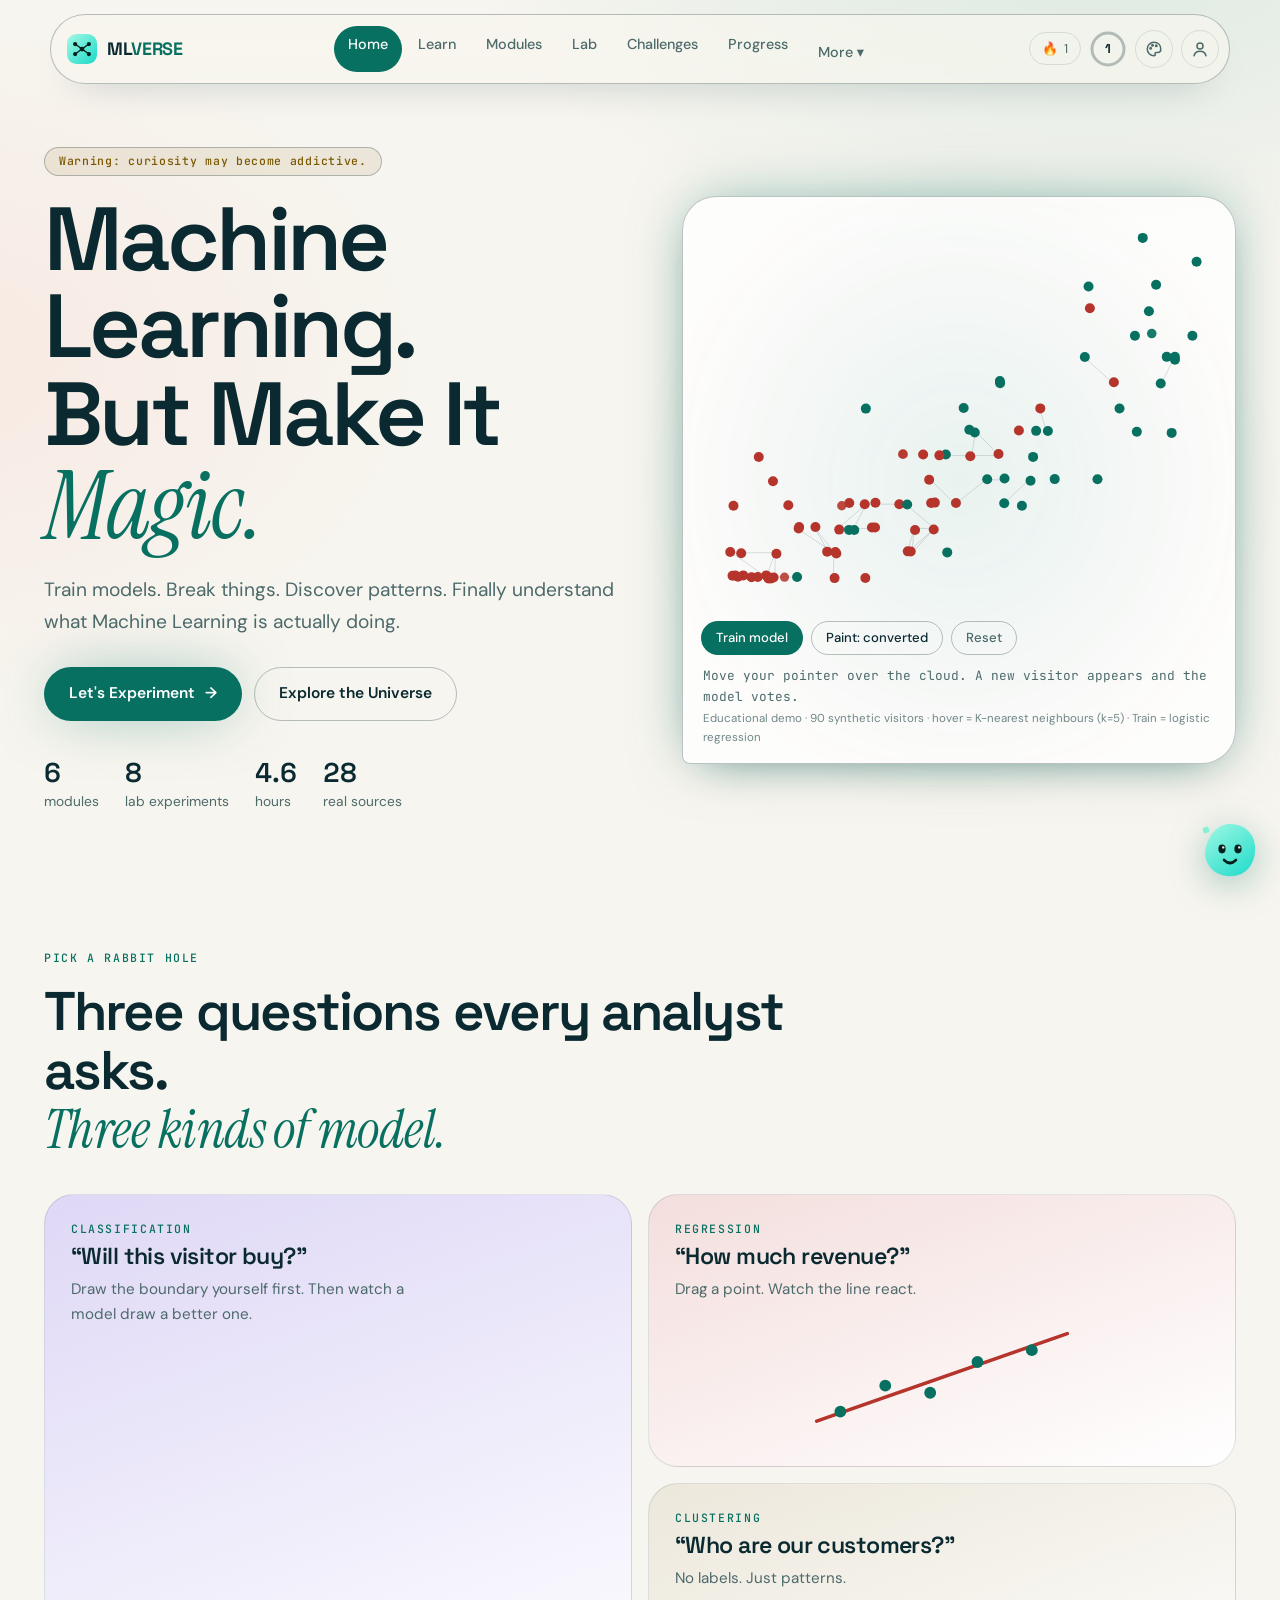
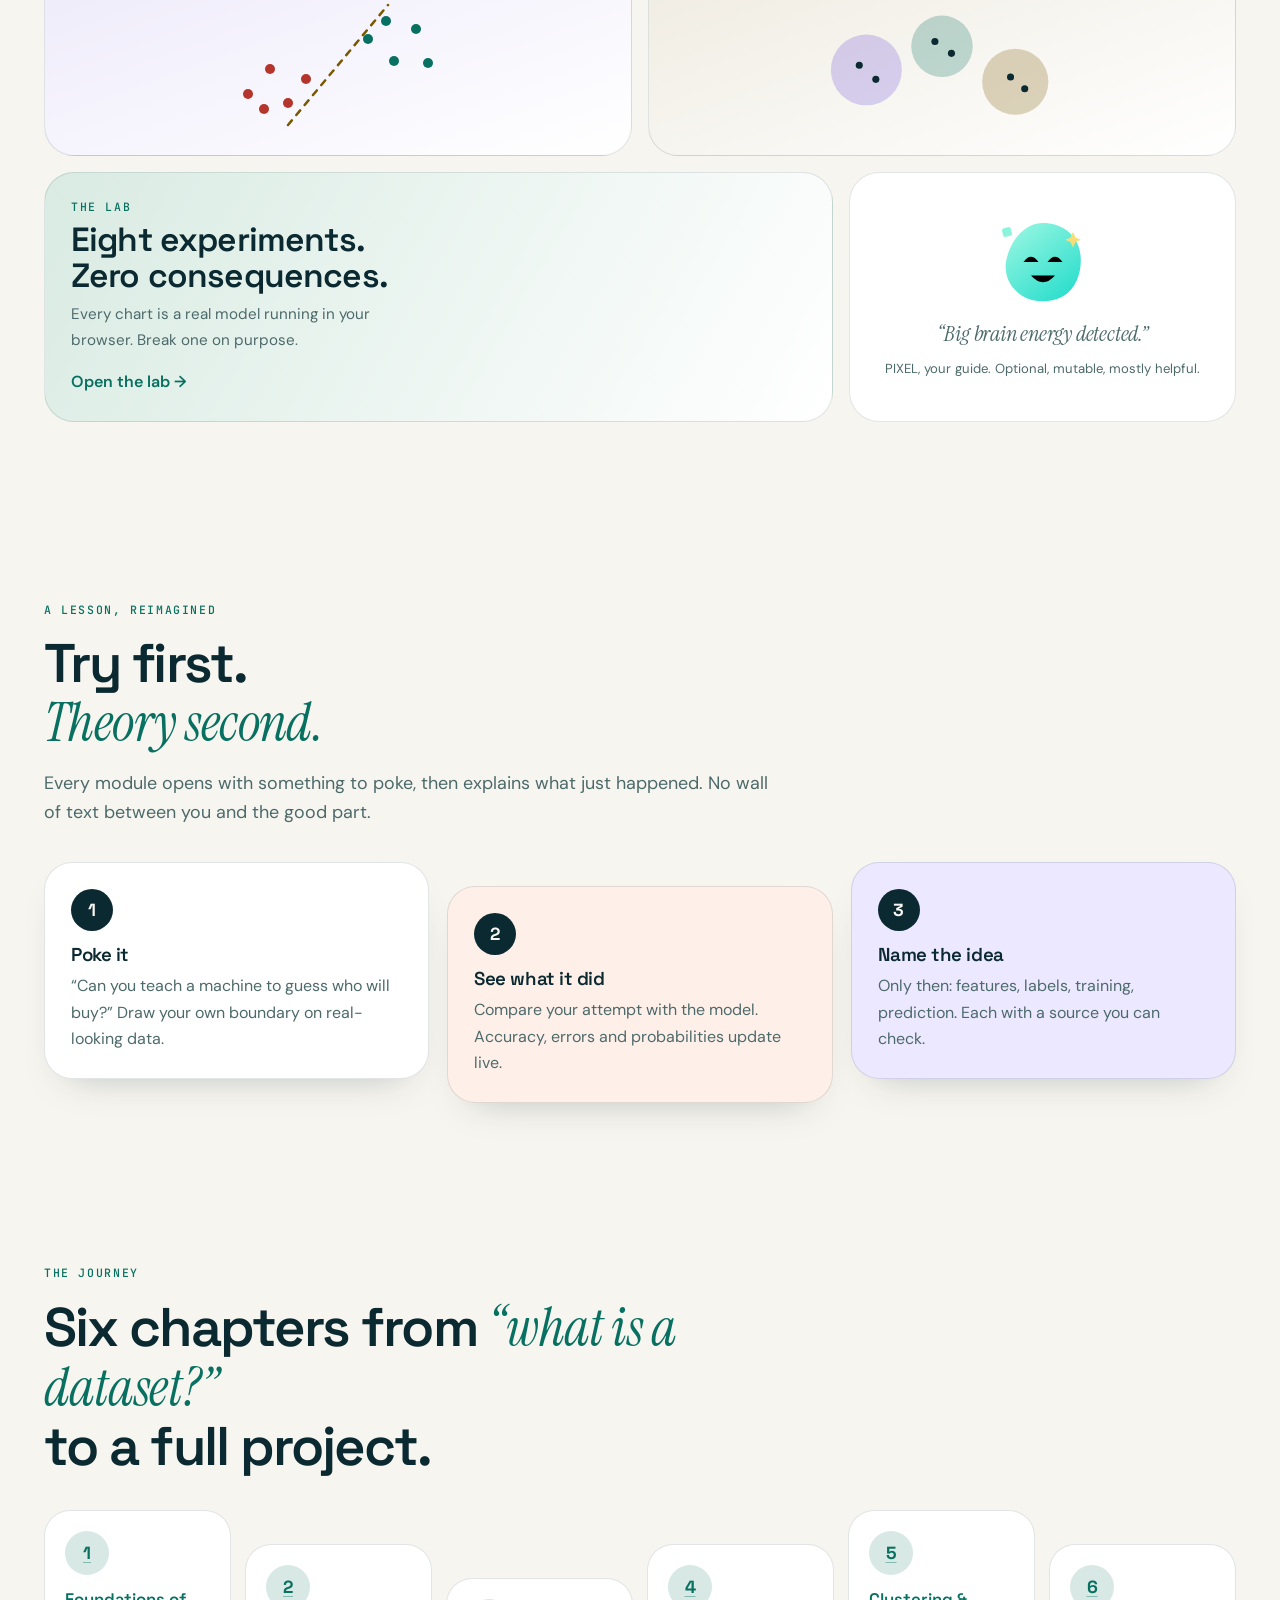
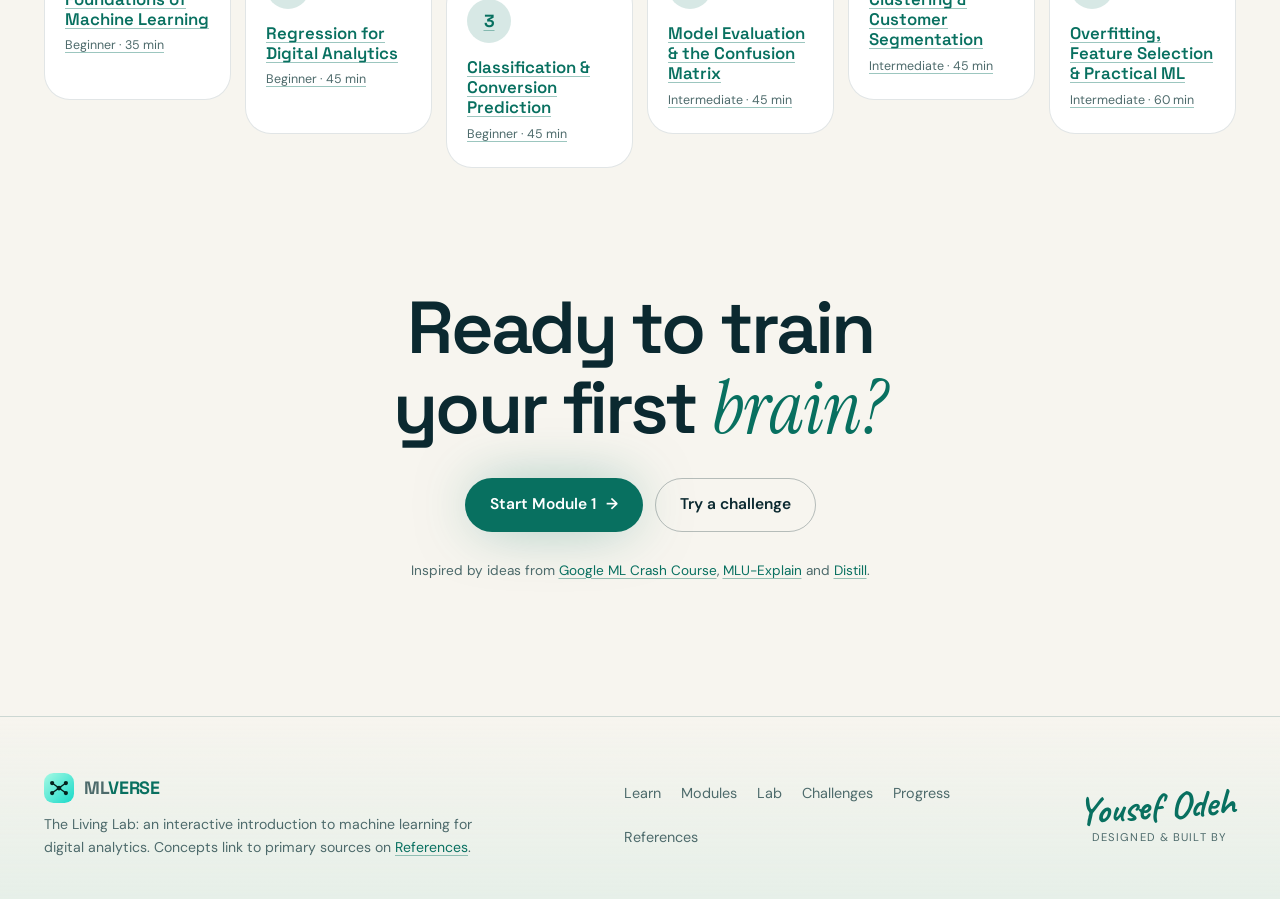
<file: index.html>
<!doctype html>
<html lang="en" dir="ltr" data-theme="midnight">
<head>
<meta charset="utf-8">
<meta name="viewport" content="width=device-width,initial-scale=1">
<title>MLVERSE · Machine Learning, But Make It Magic</title>
<meta name="author" content="Yousef Odeh">
<meta name="description" content="MLVERSE: The Living Lab. Train models, break things and discover patterns with interactive machine learning lessons for digital analytics.">
<meta name="theme-color" content="#071C21">
<script>try{var t=JSON.parse(localStorage.getItem("mlverse:theme"));var m={dark:"midnight",light:"soft"};document.documentElement.dataset.theme=["midnight","soft","forest"].includes(t)?t:m[t]||(matchMedia("(prefers-color-scheme:light)").matches?"soft":"midnight")}catch(e){}</script>
<link rel="preconnect" href="https://fonts.googleapis.com"><link rel="preconnect" href="https://fonts.gstatic.com" crossorigin>
<link href="https://fonts.googleapis.com/css2?family=Caveat:wght@700&family=DM+Sans:ital,opsz,wght@0,9..40,400;0,9..40,500;0,9..40,700&family=Instrument+Serif:ital@1&family=JetBrains+Mono:wght@400;500;600&family=Space+Grotesk:wght@500;600;700&display=swap" rel="stylesheet">
<link rel="icon" href="assets/logo.svg" type="image/svg+xml">
<link rel="stylesheet" href="css/main.css">
</head>
<body>
<main id="main"></main>
<script type="module" src="js/pages/index.js"></script>
</body>
</html>
</file>
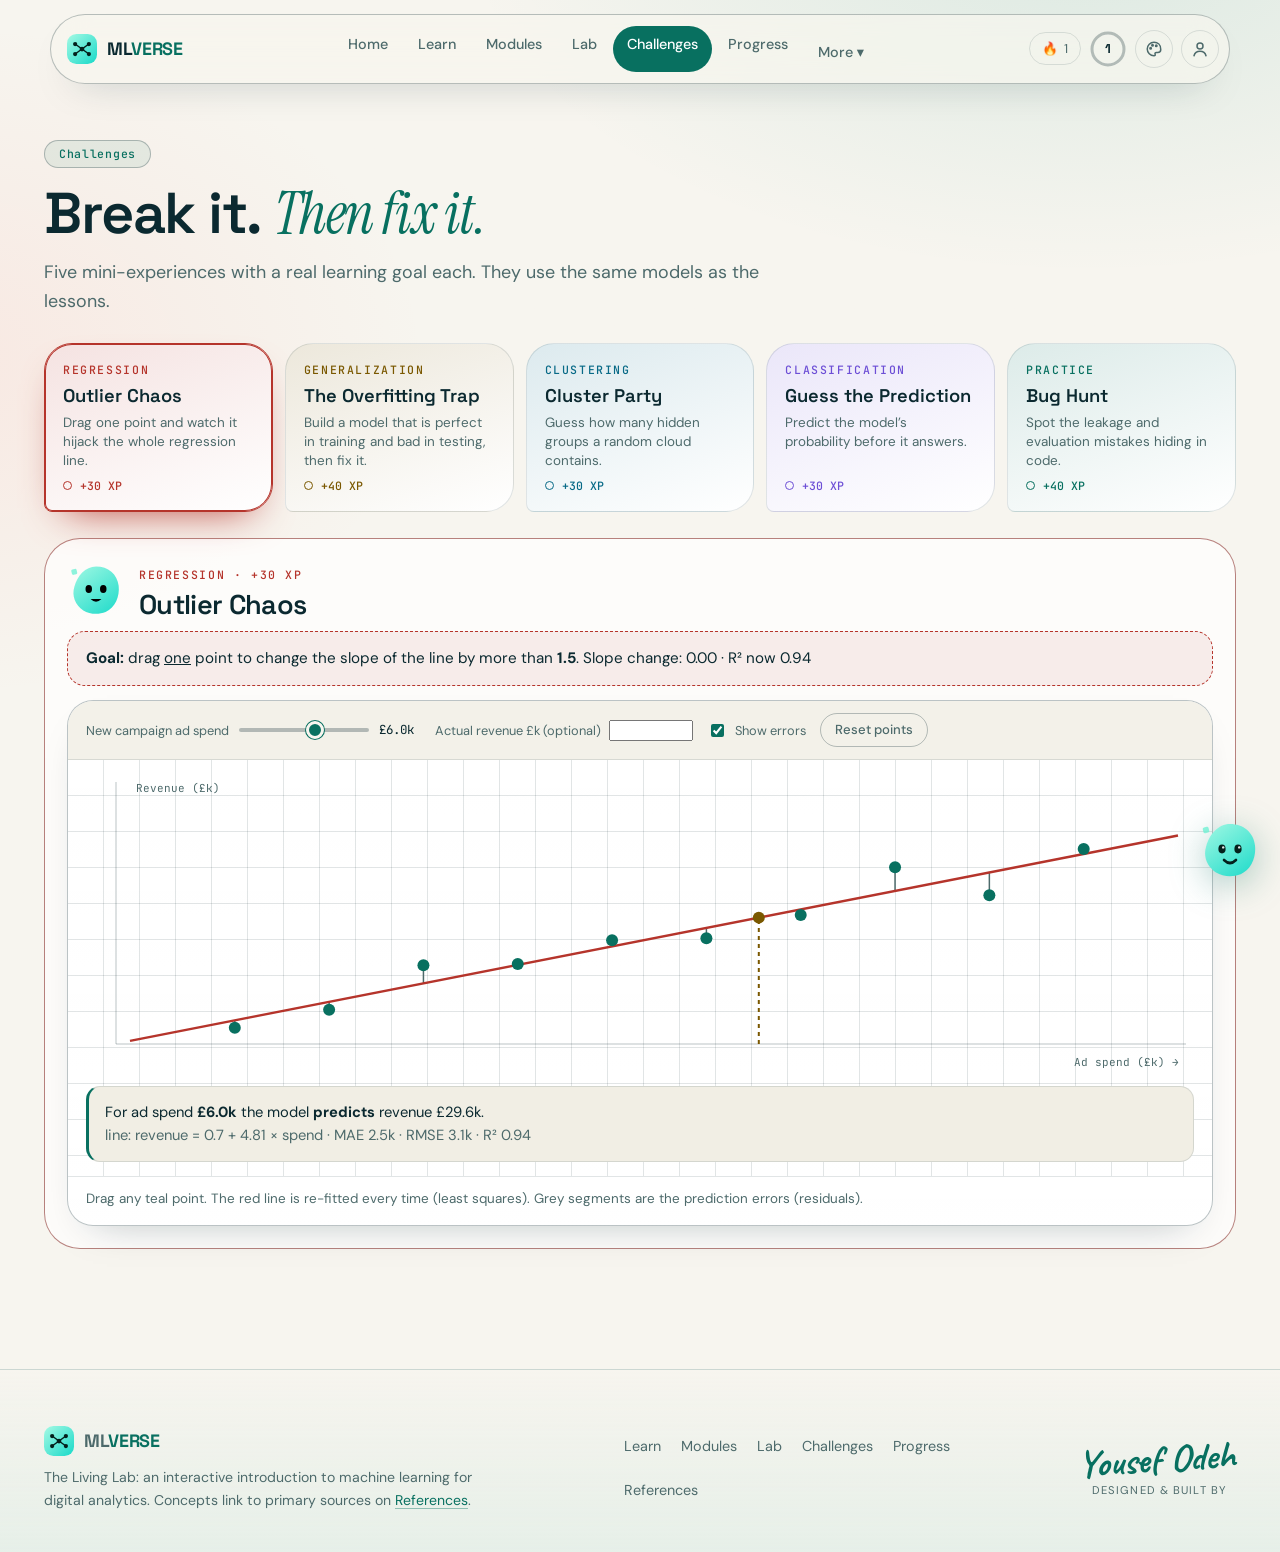
<file: challenges.html>
<!doctype html>
<html lang="en" dir="ltr" data-theme="midnight">
<head>
<meta charset="utf-8">
<meta name="viewport" content="width=device-width,initial-scale=1">
<title>Challenges · MLVERSE</title>
<meta name="author" content="Yousef Odeh">
<meta name="description" content="MLVERSE: The Living Lab. Train models, break things and discover patterns with interactive machine learning lessons for digital analytics.">
<meta name="theme-color" content="#071C21">
<script>try{var t=JSON.parse(localStorage.getItem("mlverse:theme"));var m={dark:"midnight",light:"soft"};document.documentElement.dataset.theme=["midnight","soft","forest"].includes(t)?t:m[t]||(matchMedia("(prefers-color-scheme:light)").matches?"soft":"midnight")}catch(e){}</script>
<link rel="preconnect" href="https://fonts.googleapis.com"><link rel="preconnect" href="https://fonts.gstatic.com" crossorigin>
<link href="https://fonts.googleapis.com/css2?family=Caveat:wght@700&family=DM+Sans:ital,opsz,wght@0,9..40,400;0,9..40,500;0,9..40,700&family=Instrument+Serif:ital@1&family=JetBrains+Mono:wght@400;500;600&family=Space+Grotesk:wght@500;600;700&display=swap" rel="stylesheet">
<link rel="icon" href="assets/logo.svg" type="image/svg+xml">
<link rel="stylesheet" href="css/main.css">
</head>
<body>
<main id="main"></main>
<script type="module" src="js/pages/challenges.js"></script>
</body>
</html>
</file>
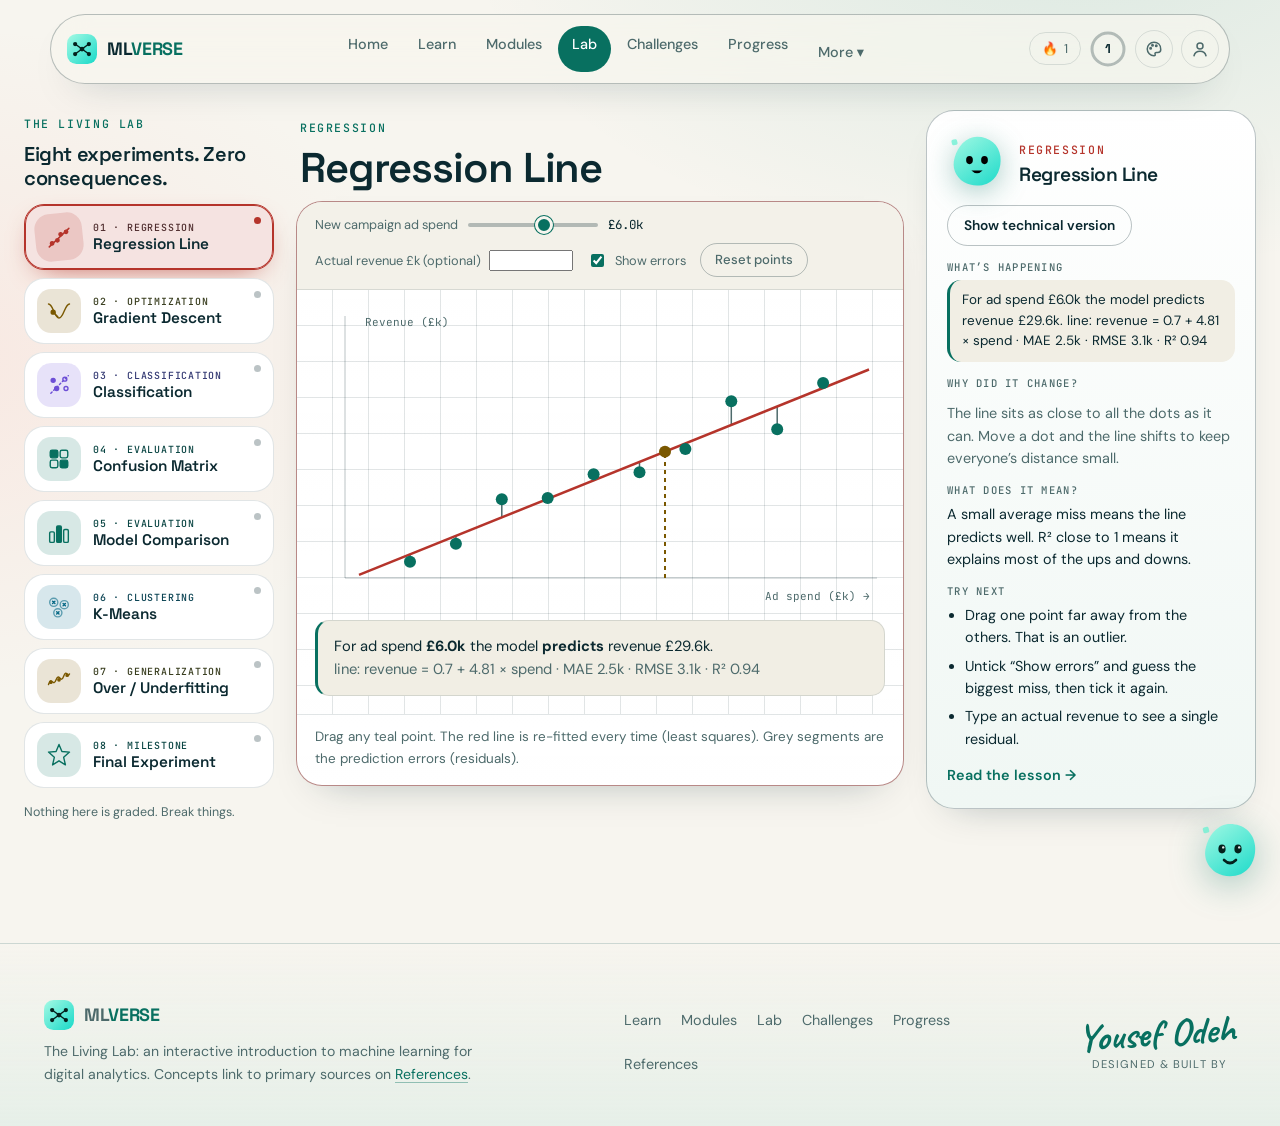
<file: lab.html>
<!doctype html>
<html lang="en" dir="ltr" data-theme="midnight">
<head>
<meta charset="utf-8">
<meta name="viewport" content="width=device-width,initial-scale=1">
<title>The Lab · MLVERSE</title>
<meta name="author" content="Yousef Odeh">
<meta name="description" content="MLVERSE: The Living Lab. Train models, break things and discover patterns with interactive machine learning lessons for digital analytics.">
<meta name="theme-color" content="#071C21">
<script>try{var t=JSON.parse(localStorage.getItem("mlverse:theme"));var m={dark:"midnight",light:"soft"};document.documentElement.dataset.theme=["midnight","soft","forest"].includes(t)?t:m[t]||(matchMedia("(prefers-color-scheme:light)").matches?"soft":"midnight")}catch(e){}</script>
<link rel="preconnect" href="https://fonts.googleapis.com"><link rel="preconnect" href="https://fonts.gstatic.com" crossorigin>
<link href="https://fonts.googleapis.com/css2?family=Caveat:wght@700&family=DM+Sans:ital,opsz,wght@0,9..40,400;0,9..40,500;0,9..40,700&family=Instrument+Serif:ital@1&family=JetBrains+Mono:wght@400;500;600&family=Space+Grotesk:wght@500;600;700&display=swap" rel="stylesheet">
<link rel="icon" href="assets/logo.svg" type="image/svg+xml">
<link rel="stylesheet" href="css/main.css">
</head>
<body>
<main id="main"></main>
<script type="module" src="js/pages/lab.js"></script>
</body>
</html>
</file>
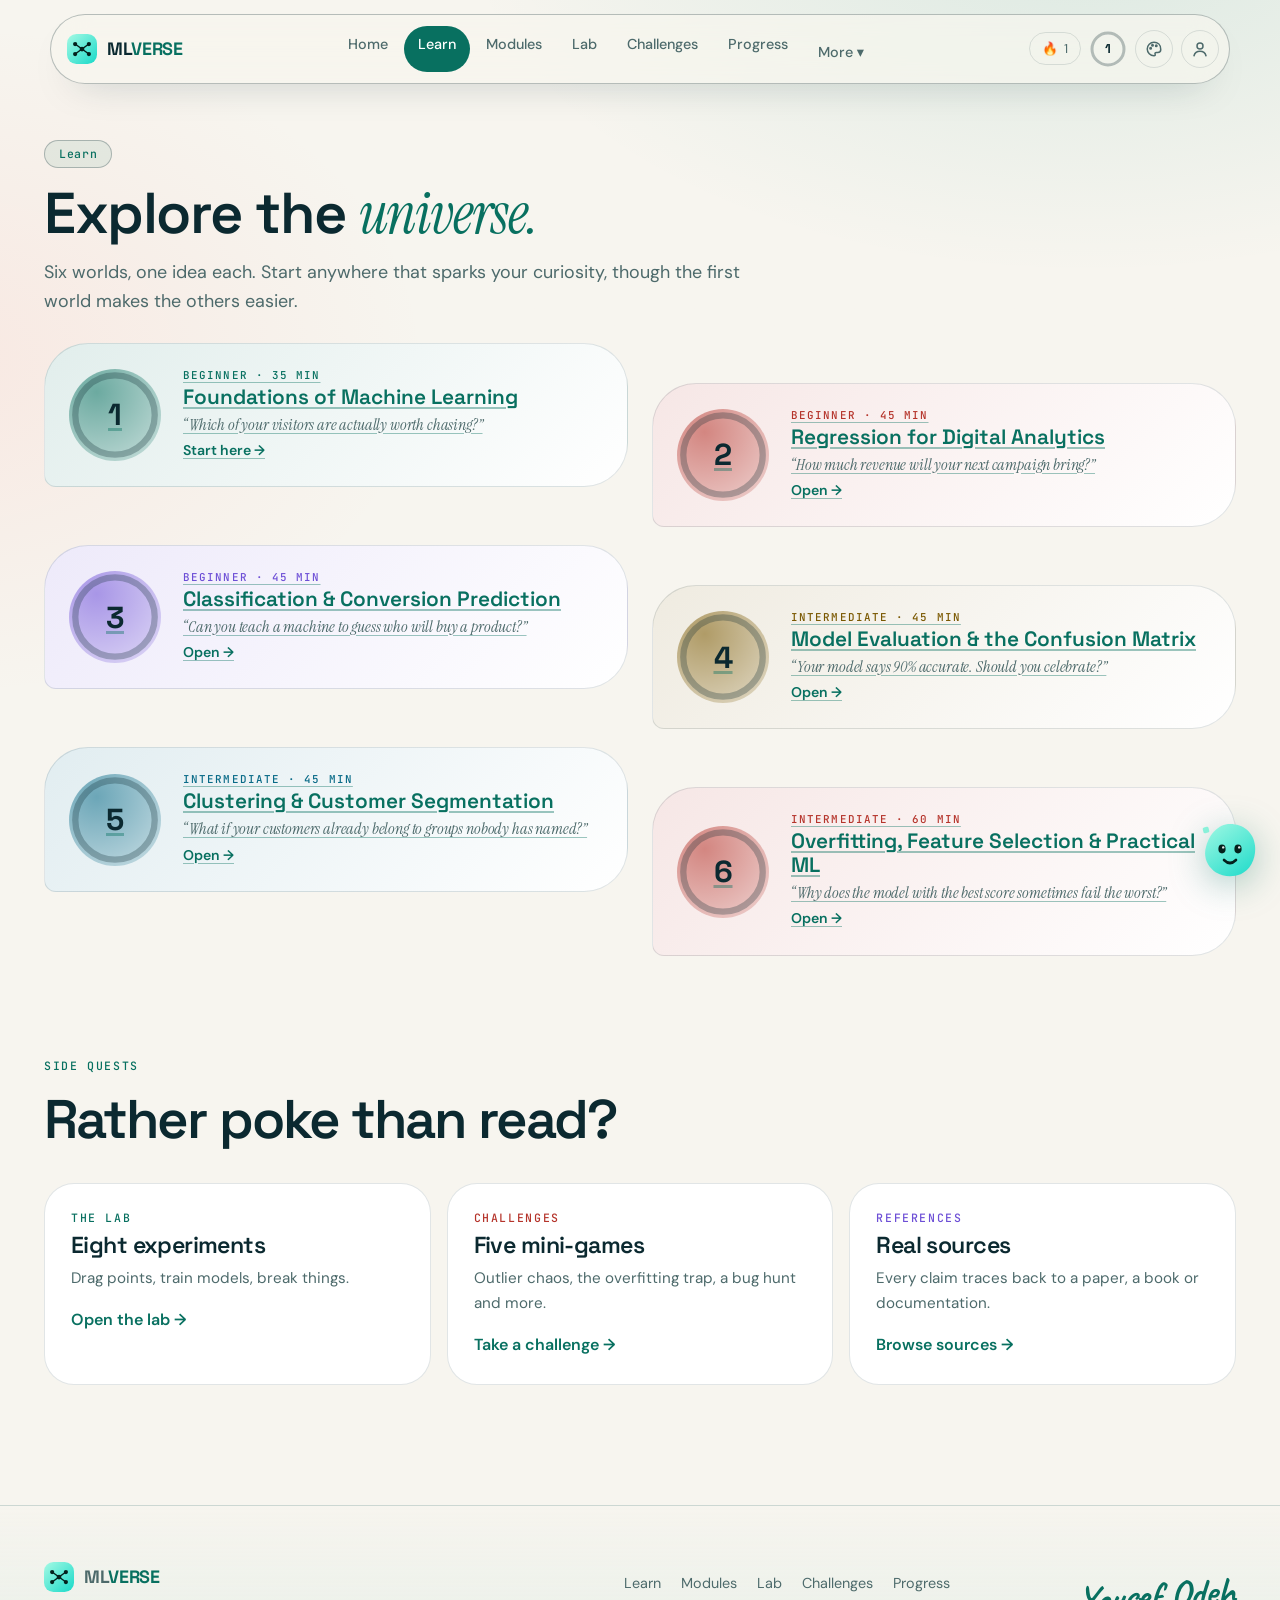
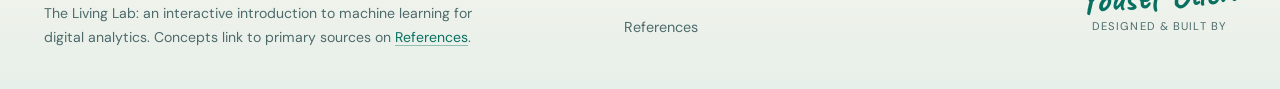
<file: learn.html>
<!doctype html>
<html lang="en" dir="ltr" data-theme="midnight">
<head>
<meta charset="utf-8">
<meta name="viewport" content="width=device-width,initial-scale=1">
<title>Learn · MLVERSE</title>
<meta name="author" content="Yousef Odeh">
<meta name="description" content="MLVERSE: The Living Lab. Train models, break things and discover patterns with interactive machine learning lessons for digital analytics.">
<meta name="theme-color" content="#071C21">
<script>try{var t=JSON.parse(localStorage.getItem("mlverse:theme"));var m={dark:"midnight",light:"soft"};document.documentElement.dataset.theme=["midnight","soft","forest"].includes(t)?t:m[t]||(matchMedia("(prefers-color-scheme:light)").matches?"soft":"midnight")}catch(e){}</script>
<link rel="preconnect" href="https://fonts.googleapis.com"><link rel="preconnect" href="https://fonts.gstatic.com" crossorigin>
<link href="https://fonts.googleapis.com/css2?family=Caveat:wght@700&family=DM+Sans:ital,opsz,wght@0,9..40,400;0,9..40,500;0,9..40,700&family=Instrument+Serif:ital@1&family=JetBrains+Mono:wght@400;500;600&family=Space+Grotesk:wght@500;600;700&display=swap" rel="stylesheet">
<link rel="icon" href="assets/logo.svg" type="image/svg+xml">
<link rel="stylesheet" href="css/main.css">
</head>
<body>
<main id="main"></main>
<script type="module" src="js/pages/learn.js"></script>
</body>
</html>
</file>
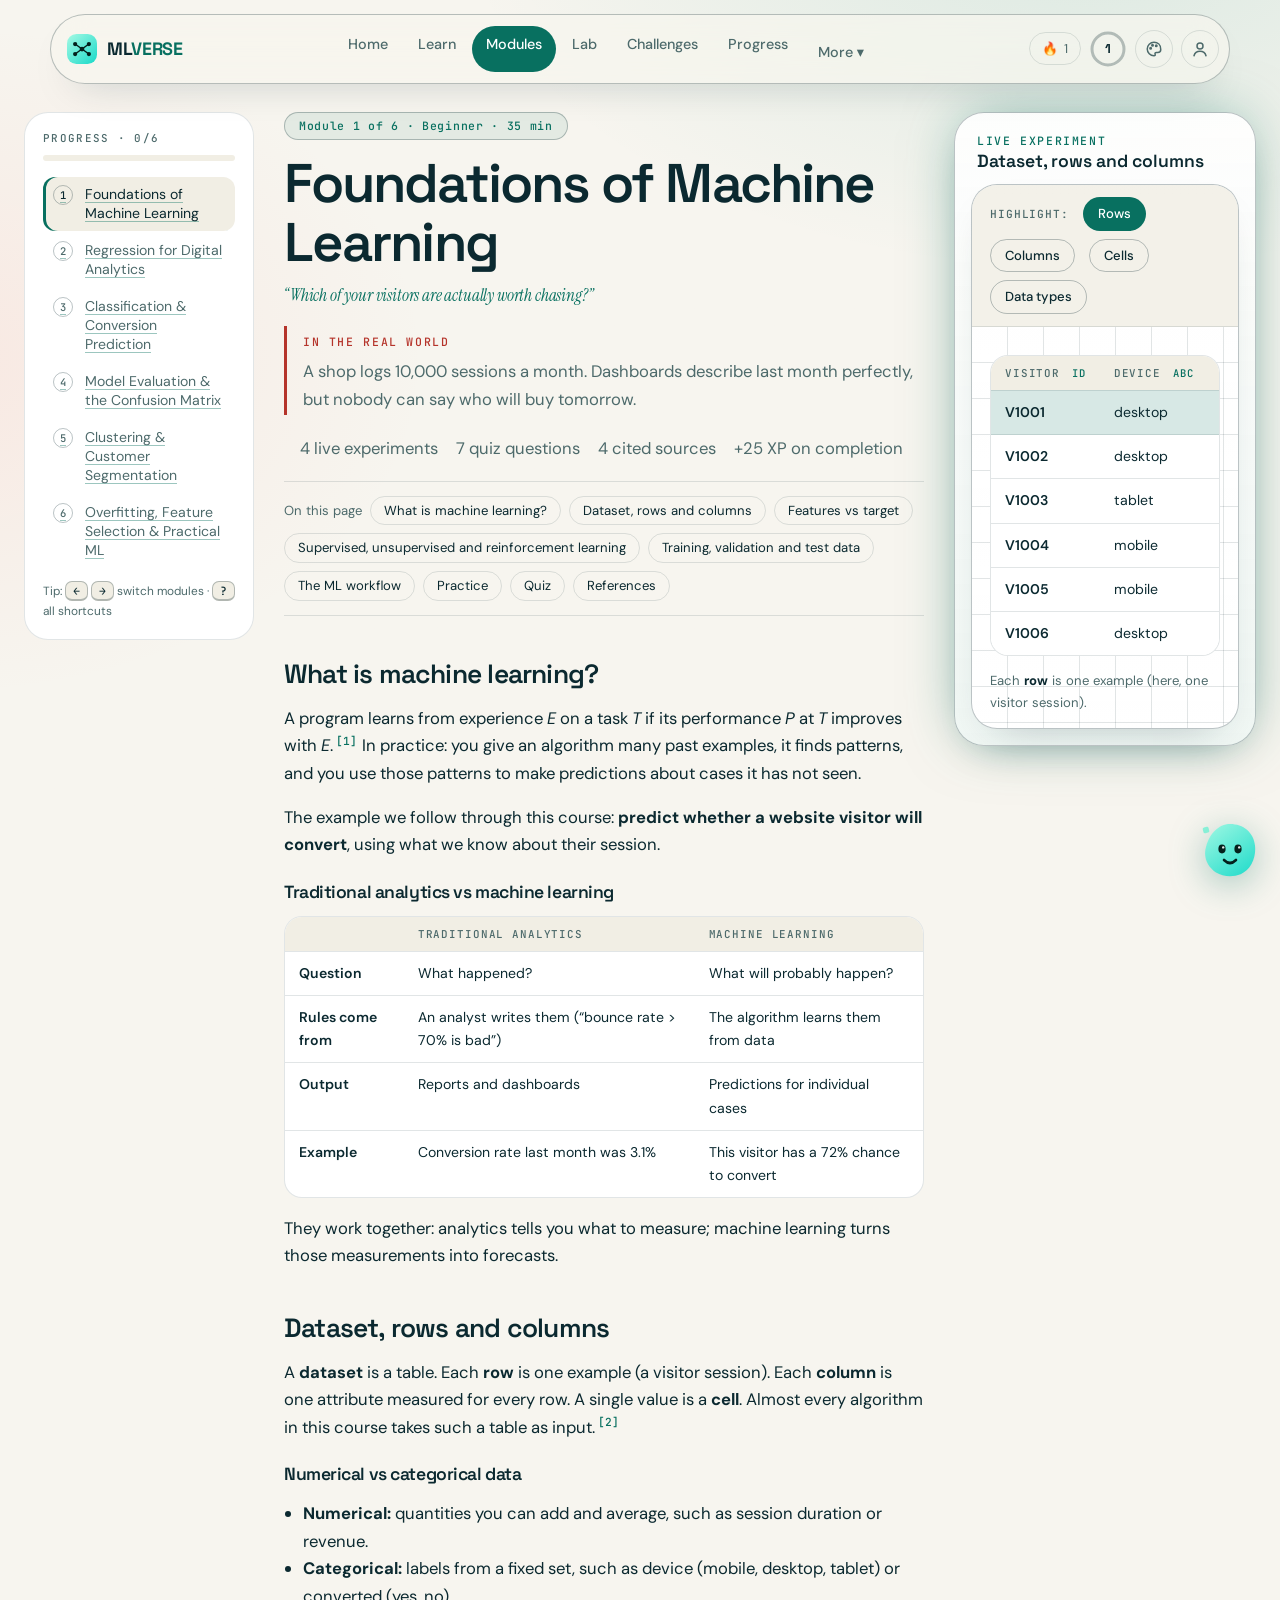
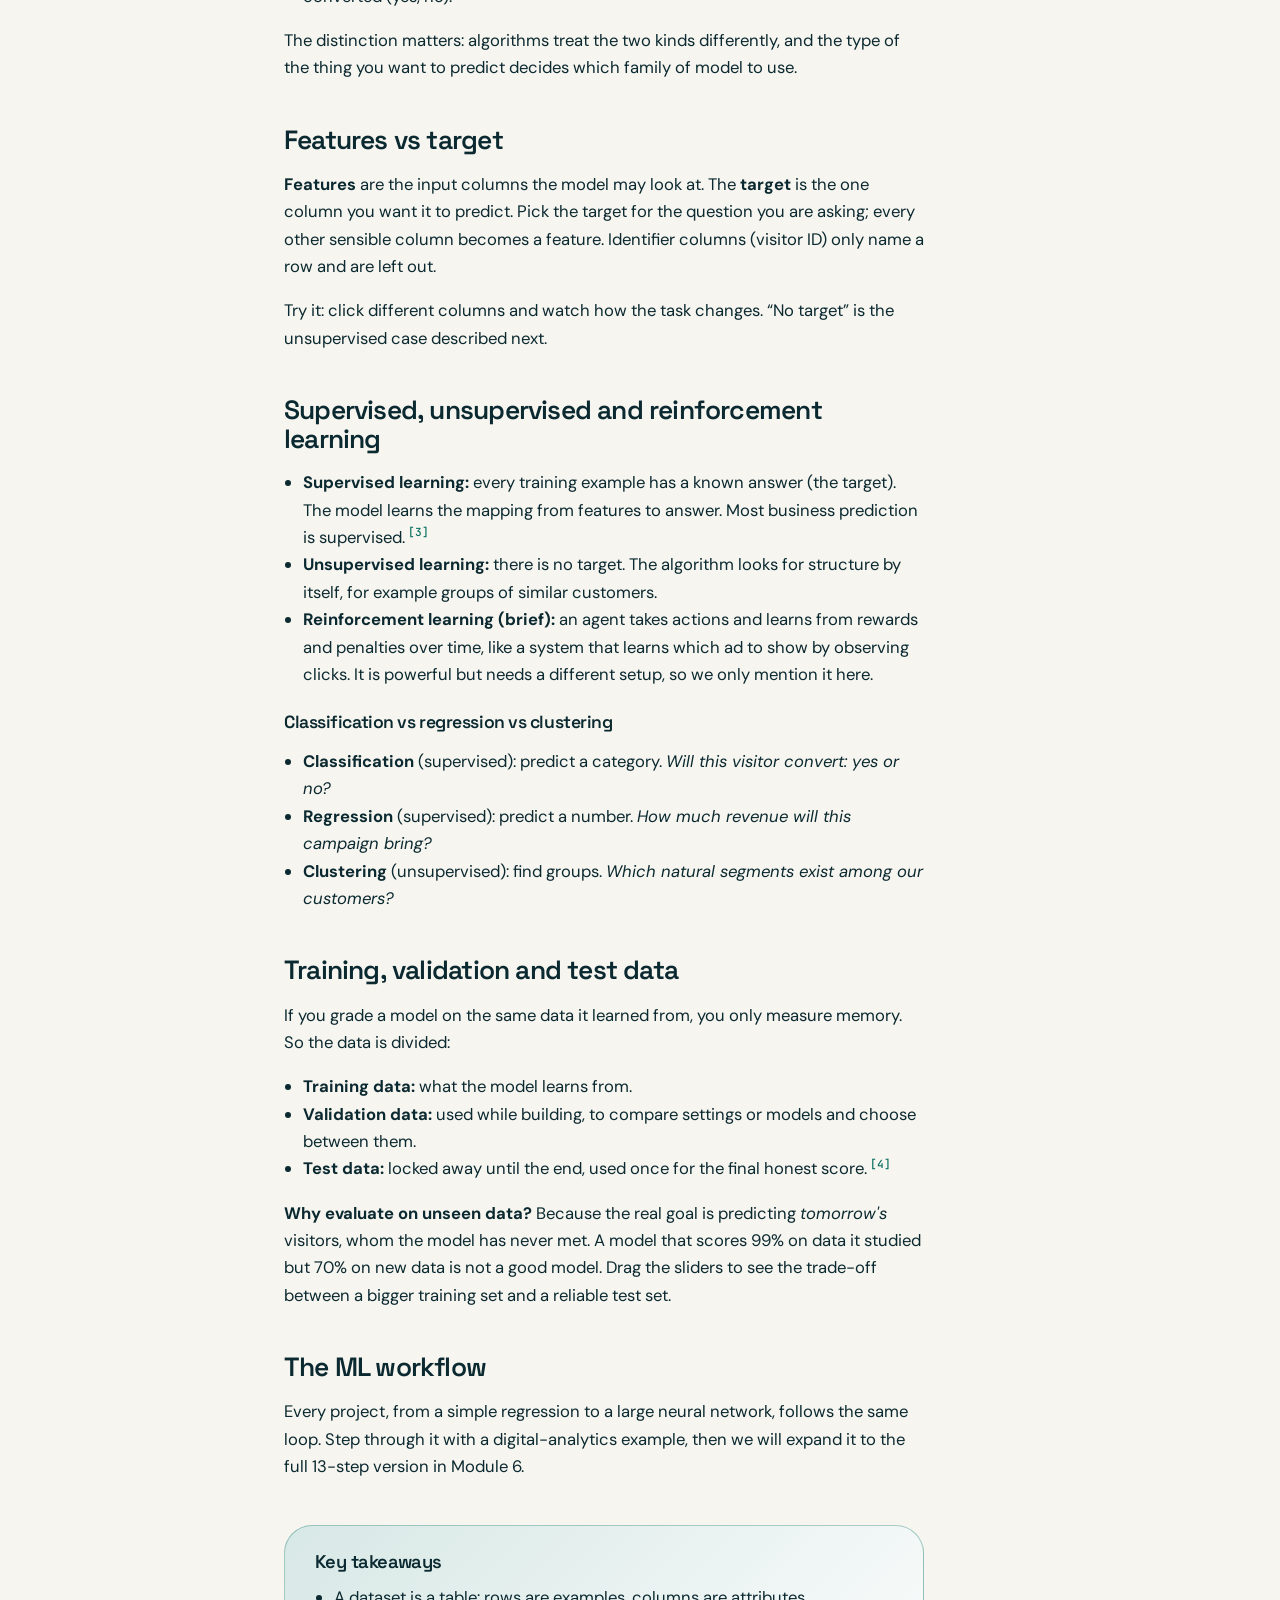
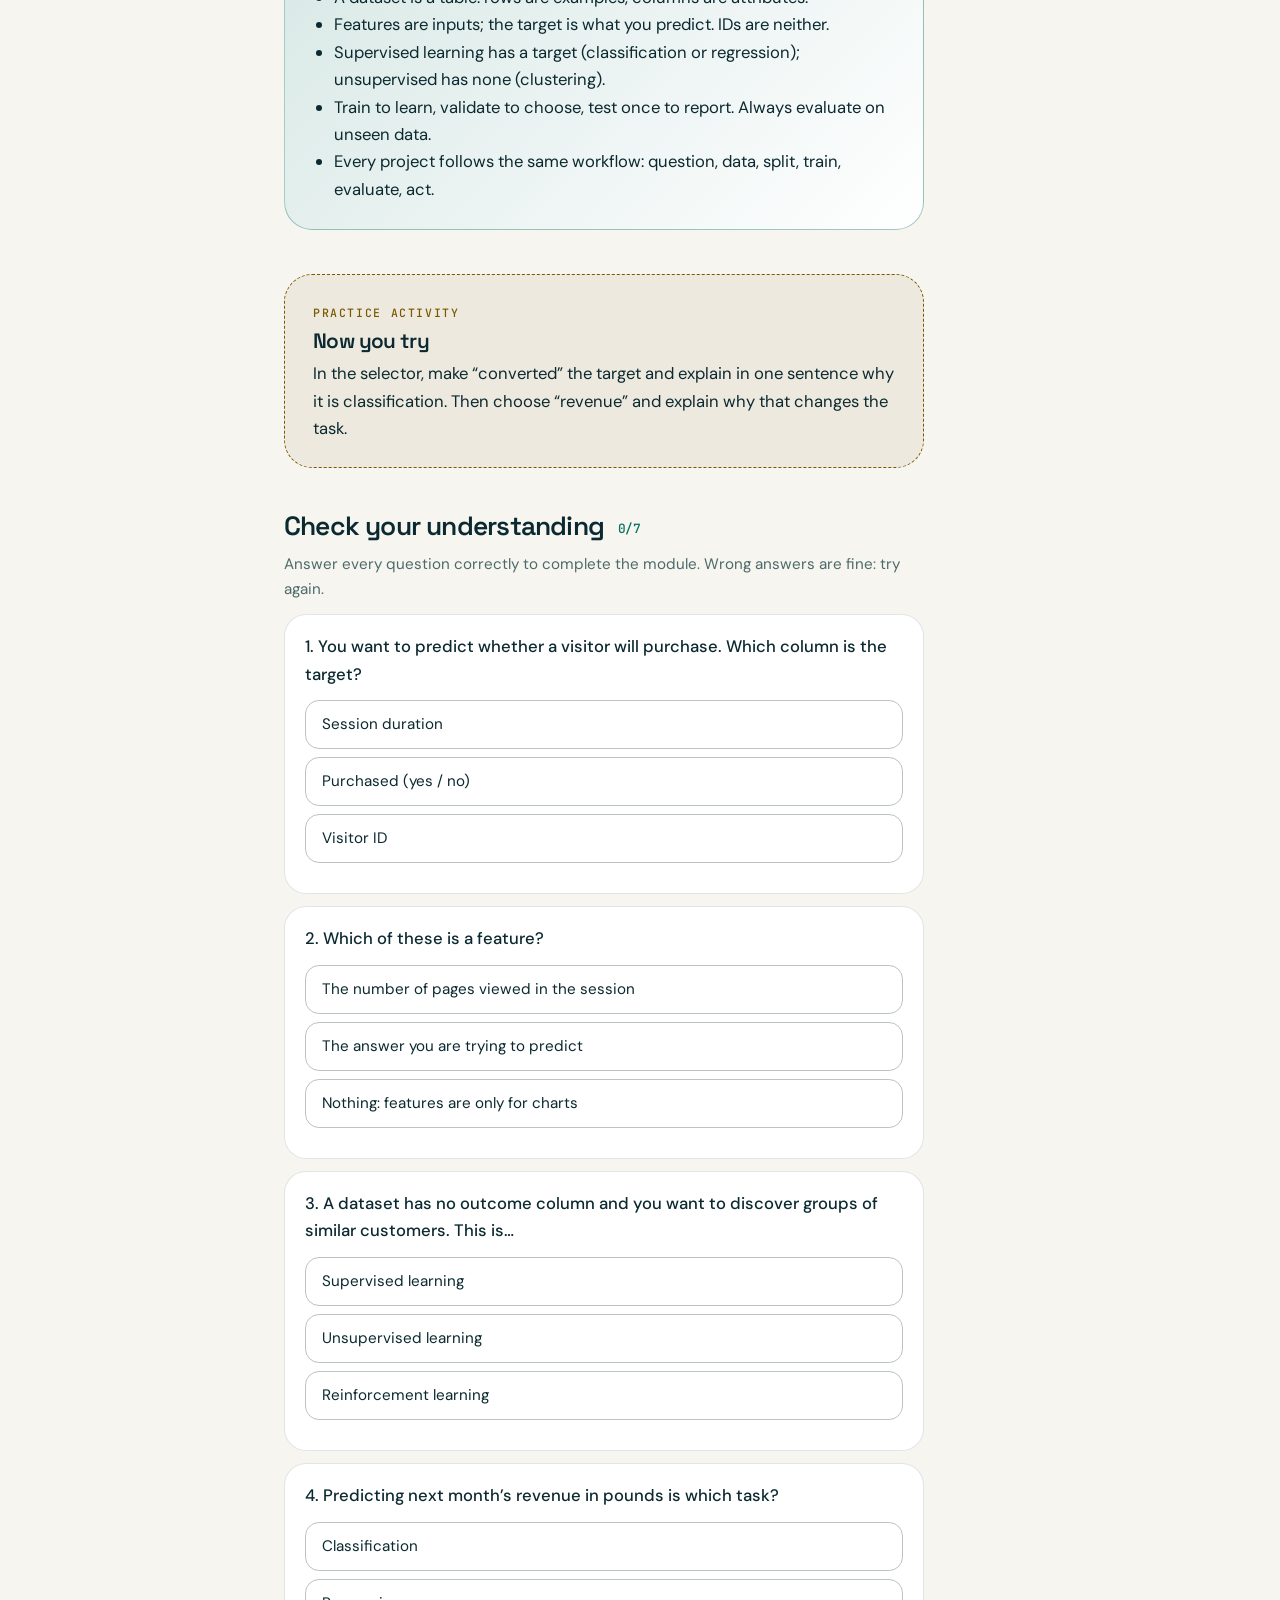
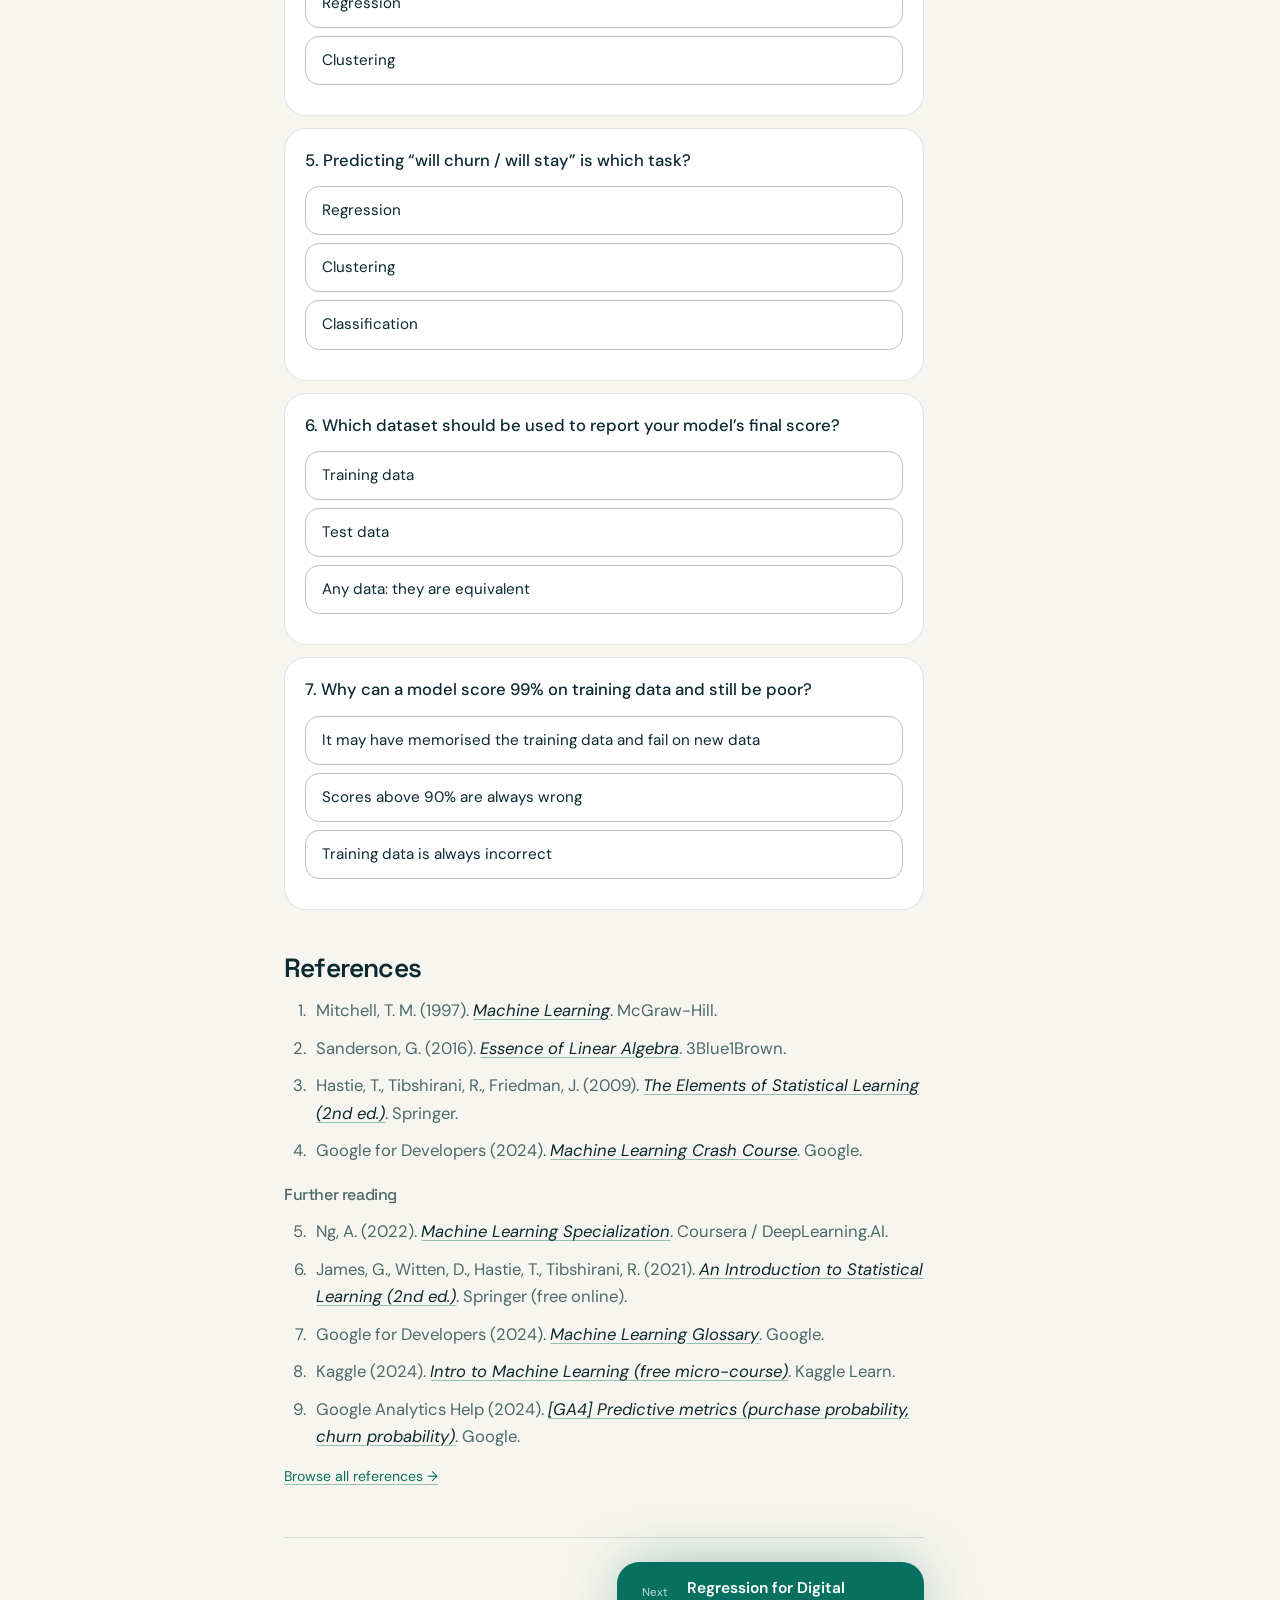
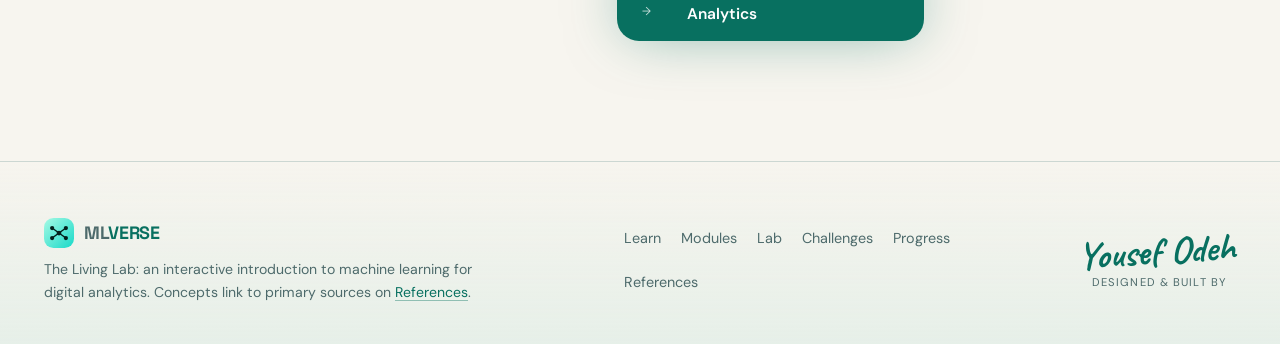
<file: modules.html>
<!doctype html>
<html lang="en" dir="ltr" data-theme="midnight">
<head>
<meta charset="utf-8">
<meta name="viewport" content="width=device-width,initial-scale=1">
<title>Modules · MLVERSE</title>
<meta name="author" content="Yousef Odeh">
<meta name="description" content="MLVERSE: The Living Lab. Train models, break things and discover patterns with interactive machine learning lessons for digital analytics.">
<meta name="theme-color" content="#071C21">
<script>try{var t=JSON.parse(localStorage.getItem("mlverse:theme"));var m={dark:"midnight",light:"soft"};document.documentElement.dataset.theme=["midnight","soft","forest"].includes(t)?t:m[t]||(matchMedia("(prefers-color-scheme:light)").matches?"soft":"midnight")}catch(e){}</script>
<link rel="preconnect" href="https://fonts.googleapis.com"><link rel="preconnect" href="https://fonts.gstatic.com" crossorigin>
<link href="https://fonts.googleapis.com/css2?family=Caveat:wght@700&family=DM+Sans:ital,opsz,wght@0,9..40,400;0,9..40,500;0,9..40,700&family=Instrument+Serif:ital@1&family=JetBrains+Mono:wght@400;500;600&family=Space+Grotesk:wght@500;600;700&display=swap" rel="stylesheet">
<link rel="icon" href="assets/logo.svg" type="image/svg+xml">
<link rel="stylesheet" href="css/main.css">
</head>
<body>
<main id="main"></main>
<script type="module" src="js/pages/modules.js"></script>
</body>
</html>
</file>
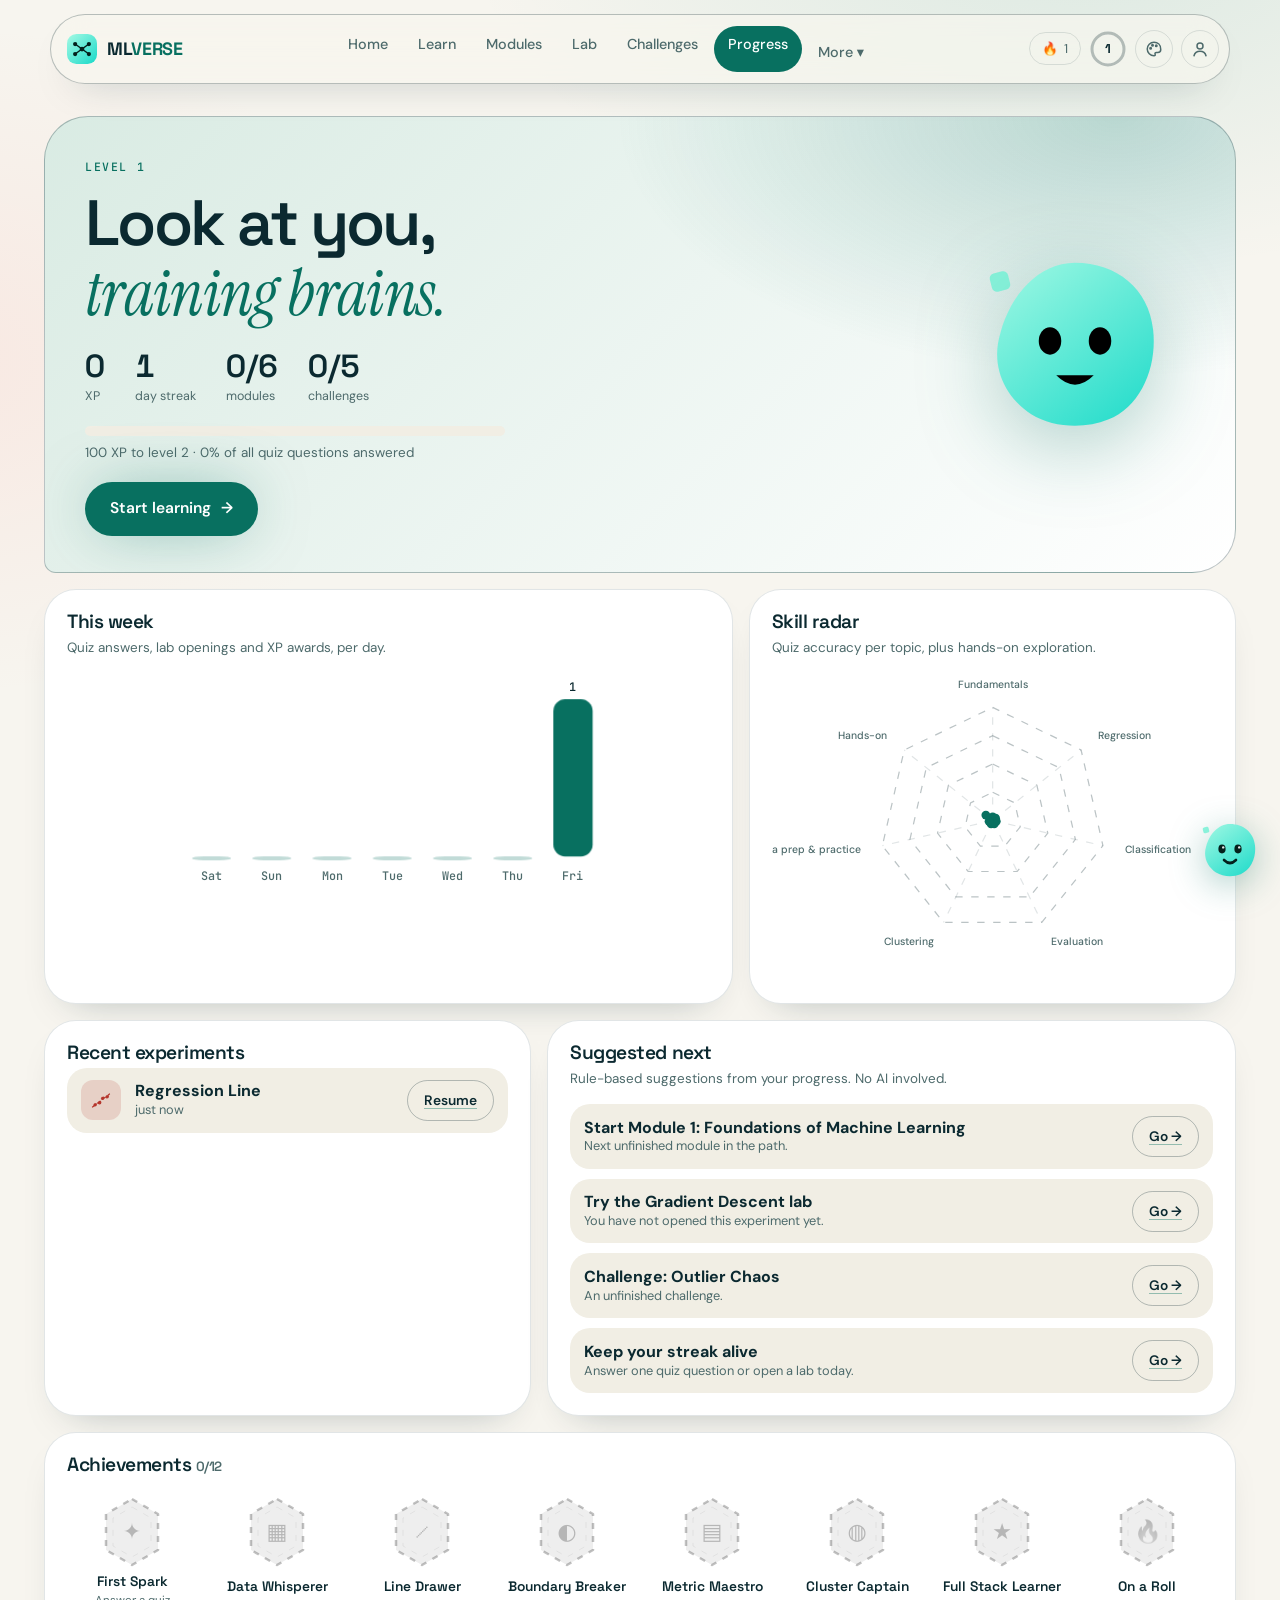
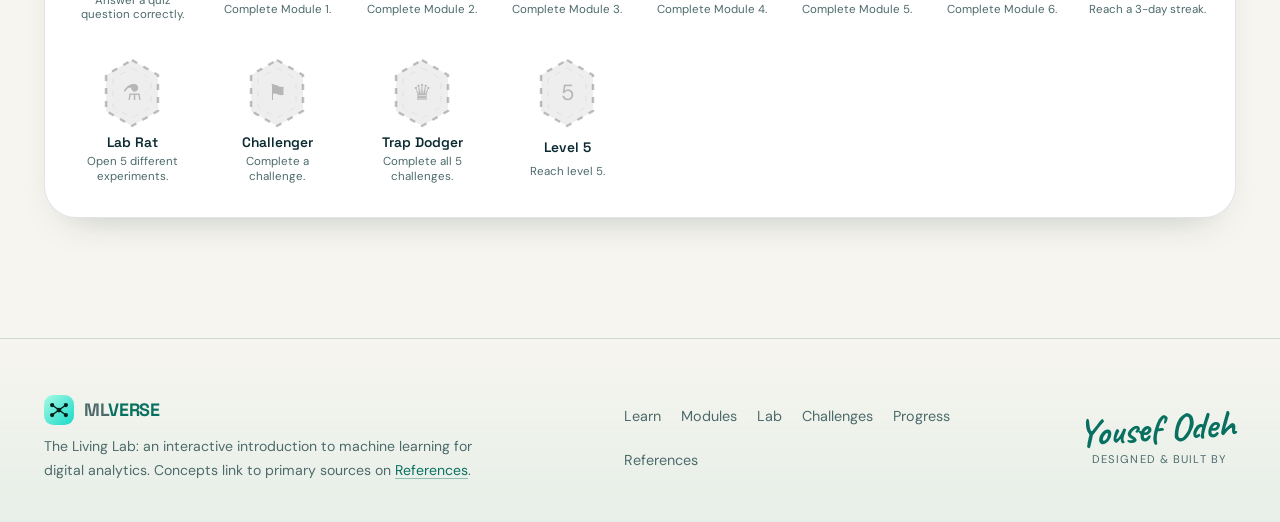
<file: progress.html>
<!doctype html>
<html lang="en" dir="ltr" data-theme="midnight">
<head>
<meta charset="utf-8">
<meta name="viewport" content="width=device-width,initial-scale=1">
<title>Progress · MLVERSE</title>
<meta name="author" content="Yousef Odeh">
<meta name="description" content="MLVERSE: The Living Lab. Train models, break things and discover patterns with interactive machine learning lessons for digital analytics.">
<meta name="theme-color" content="#071C21">
<script>try{var t=JSON.parse(localStorage.getItem("mlverse:theme"));var m={dark:"midnight",light:"soft"};document.documentElement.dataset.theme=["midnight","soft","forest"].includes(t)?t:m[t]||(matchMedia("(prefers-color-scheme:light)").matches?"soft":"midnight")}catch(e){}</script>
<link rel="preconnect" href="https://fonts.googleapis.com"><link rel="preconnect" href="https://fonts.gstatic.com" crossorigin>
<link href="https://fonts.googleapis.com/css2?family=Caveat:wght@700&family=DM+Sans:ital,opsz,wght@0,9..40,400;0,9..40,500;0,9..40,700&family=Instrument+Serif:ital@1&family=JetBrains+Mono:wght@400;500;600&family=Space+Grotesk:wght@500;600;700&display=swap" rel="stylesheet">
<link rel="icon" href="assets/logo.svg" type="image/svg+xml">
<link rel="stylesheet" href="css/main.css">
</head>
<body>
<main id="main"></main>
<script type="module" src="js/pages/progress.js"></script>
</body>
</html>
</file>
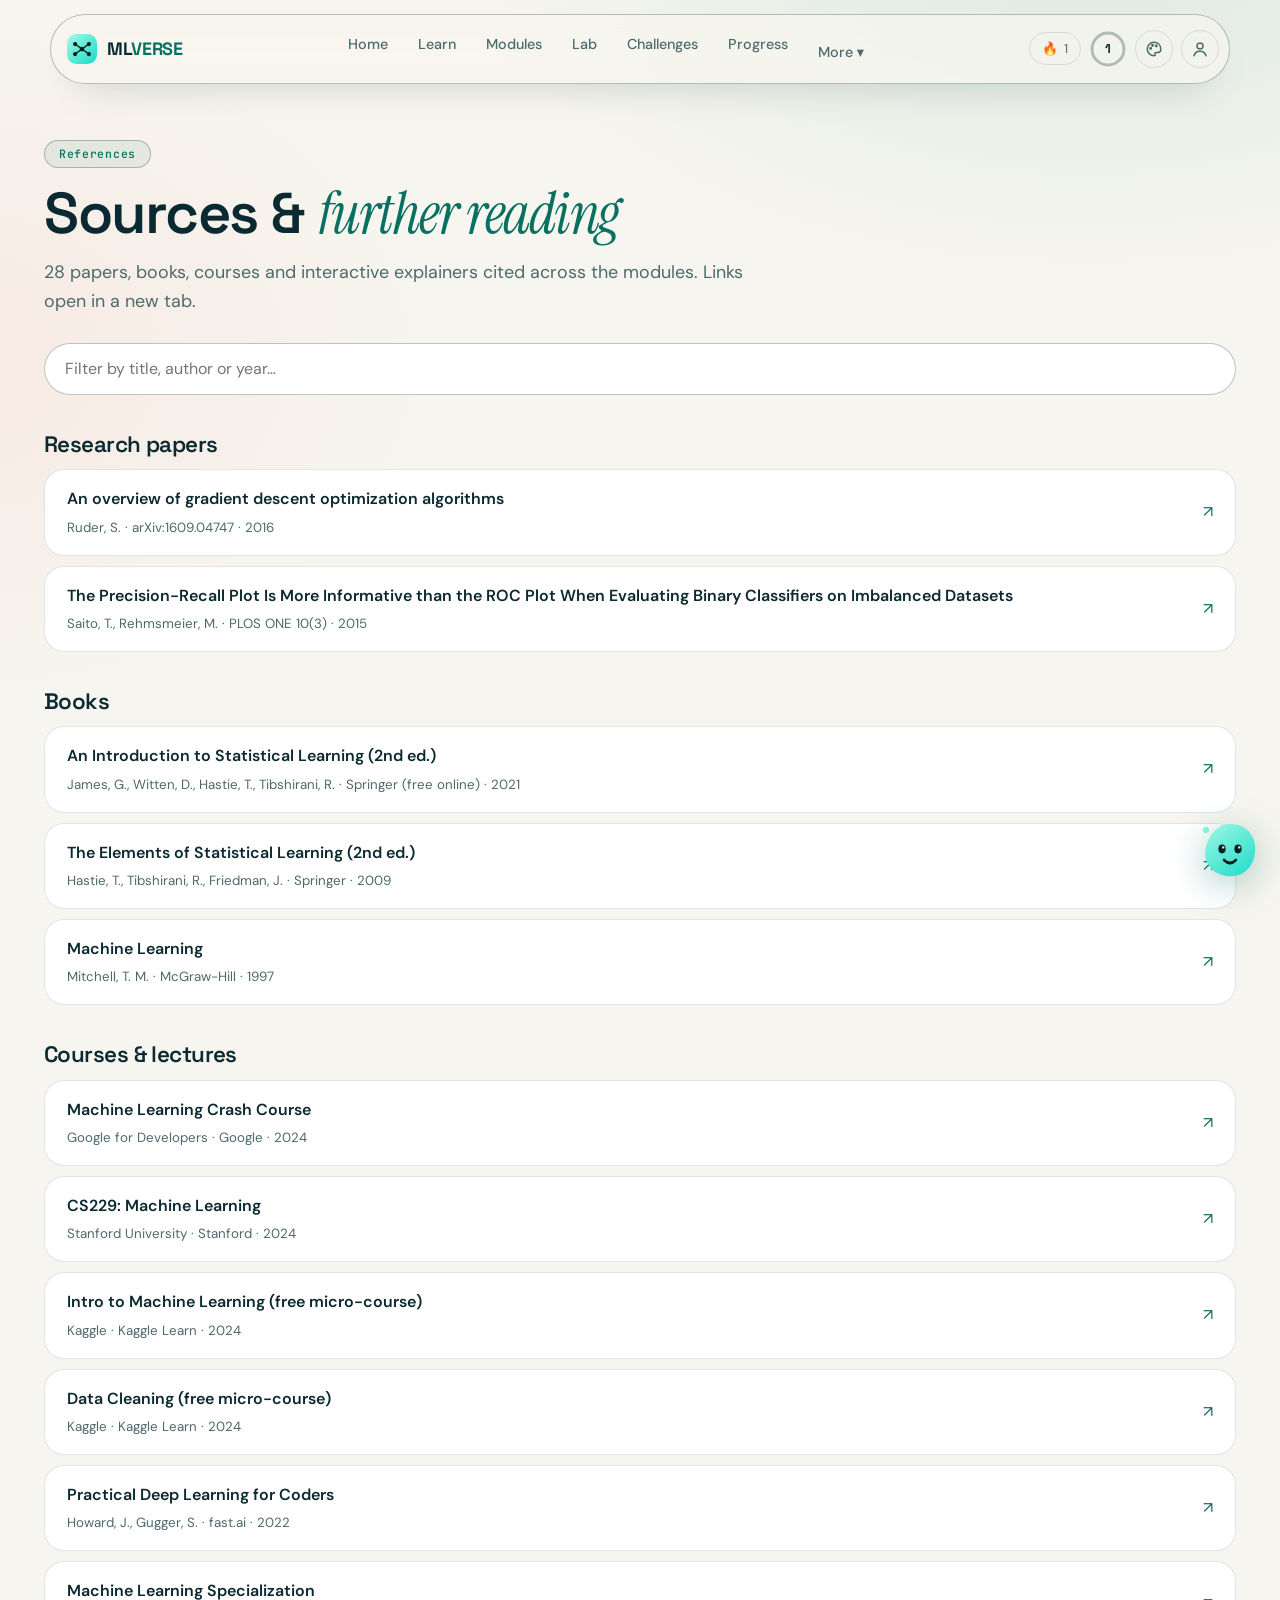
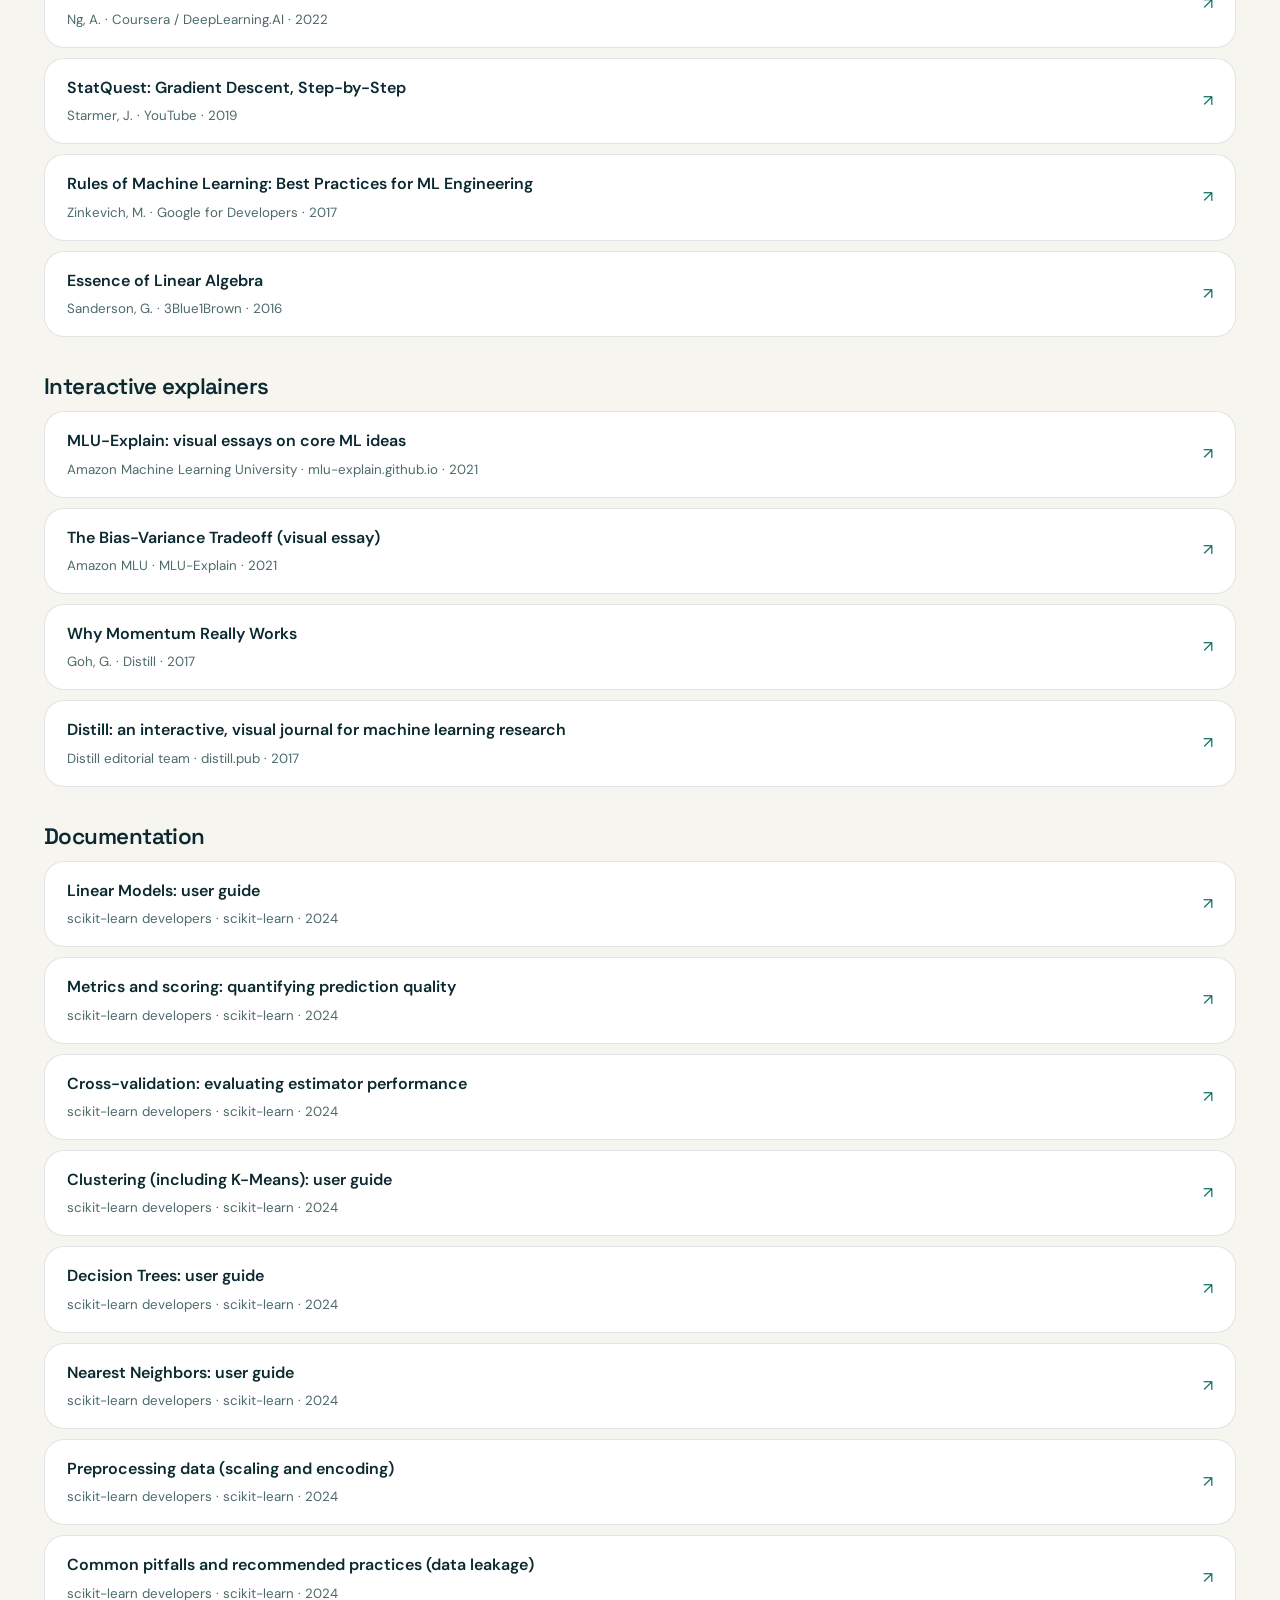
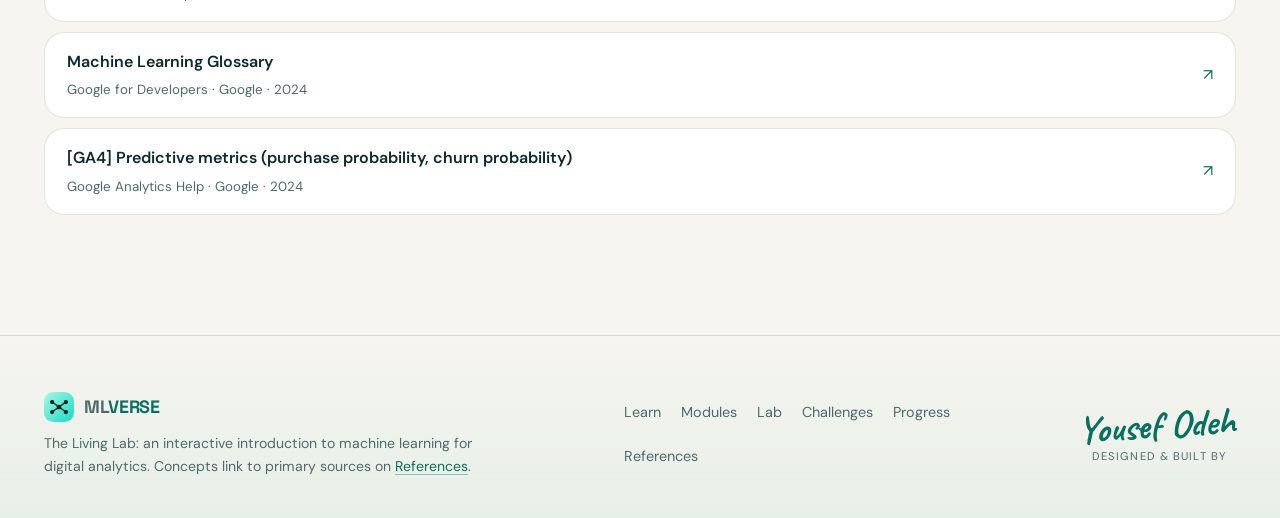
<file: resources.html>
<!doctype html>
<html lang="en" dir="ltr" data-theme="midnight">
<head>
<meta charset="utf-8">
<meta name="viewport" content="width=device-width,initial-scale=1">
<title>References · MLVERSE</title>
<meta name="author" content="Yousef Odeh">
<meta name="description" content="MLVERSE: The Living Lab. Train models, break things and discover patterns with interactive machine learning lessons for digital analytics.">
<meta name="theme-color" content="#071C21">
<script>try{var t=JSON.parse(localStorage.getItem("mlverse:theme"));var m={dark:"midnight",light:"soft"};document.documentElement.dataset.theme=["midnight","soft","forest"].includes(t)?t:m[t]||(matchMedia("(prefers-color-scheme:light)").matches?"soft":"midnight")}catch(e){}</script>
<link rel="preconnect" href="https://fonts.googleapis.com"><link rel="preconnect" href="https://fonts.gstatic.com" crossorigin>
<link href="https://fonts.googleapis.com/css2?family=Caveat:wght@700&family=DM+Sans:ital,opsz,wght@0,9..40,400;0,9..40,500;0,9..40,700&family=Instrument+Serif:ital@1&family=JetBrains+Mono:wght@400;500;600&family=Space+Grotesk:wght@500;600;700&display=swap" rel="stylesheet">
<link rel="icon" href="assets/logo.svg" type="image/svg+xml">
<link rel="stylesheet" href="css/main.css">
</head>
<body>
<main id="main"></main>
<script type="module" src="js/pages/resources.js"></script>
</body>
</html>
</file>
<file: css/main.css>
@import "base.css";@import "layout.css";@import "components.css";@import "pages.css";
</file>
